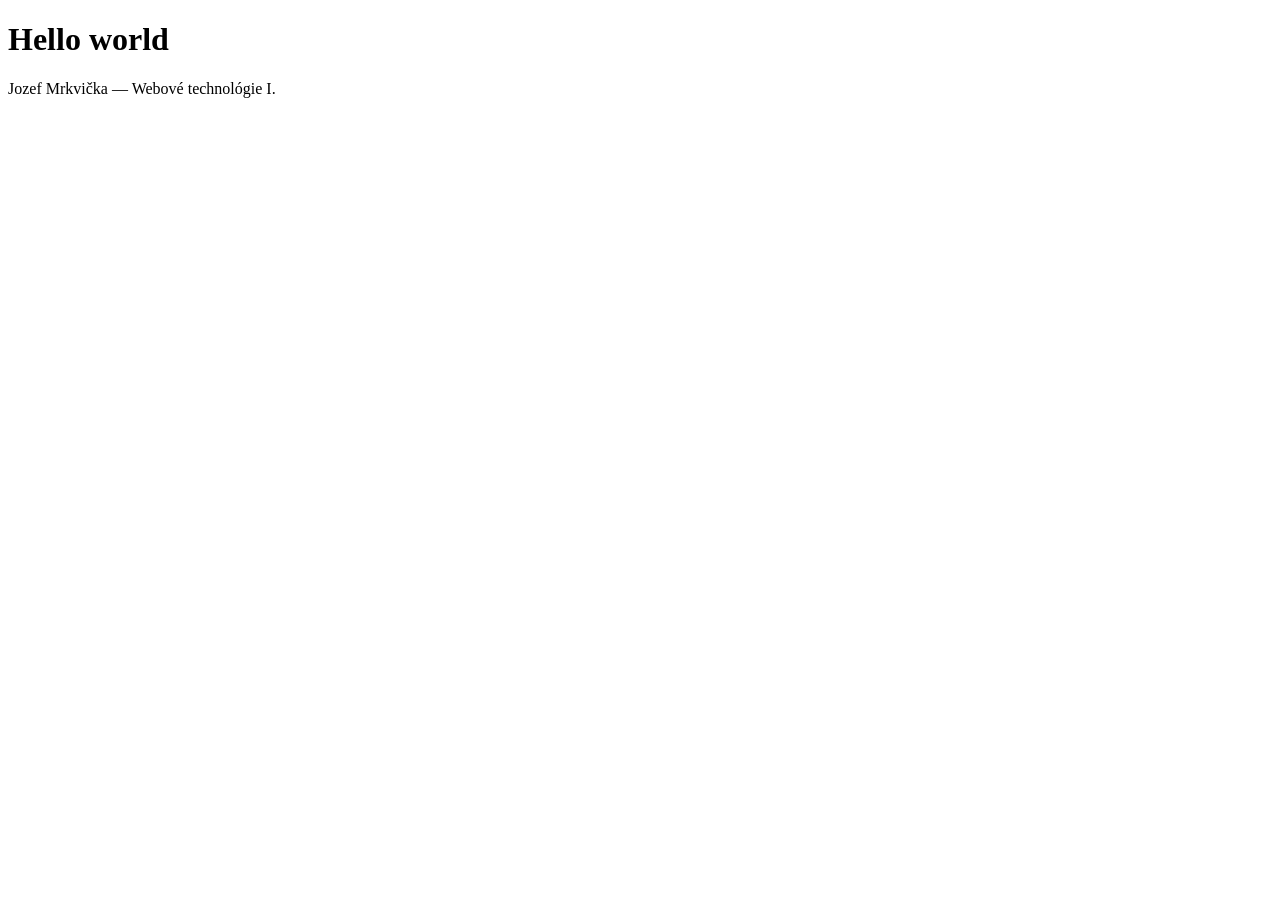
<file: index.html>
<!DOCTYPE html>
<html lang="sk">
  <head>
    <meta charset="UTF-8" />
    <meta name="viewport" content="width=device-width, initial-scale=1.0" />
    <title>Hello world</title>
  </head>
  <body>
    <h1>Hello world</h1>
    <p>Jozef Mrkvička — Webové technológie I.</p>
  </body>
</html>
</file>
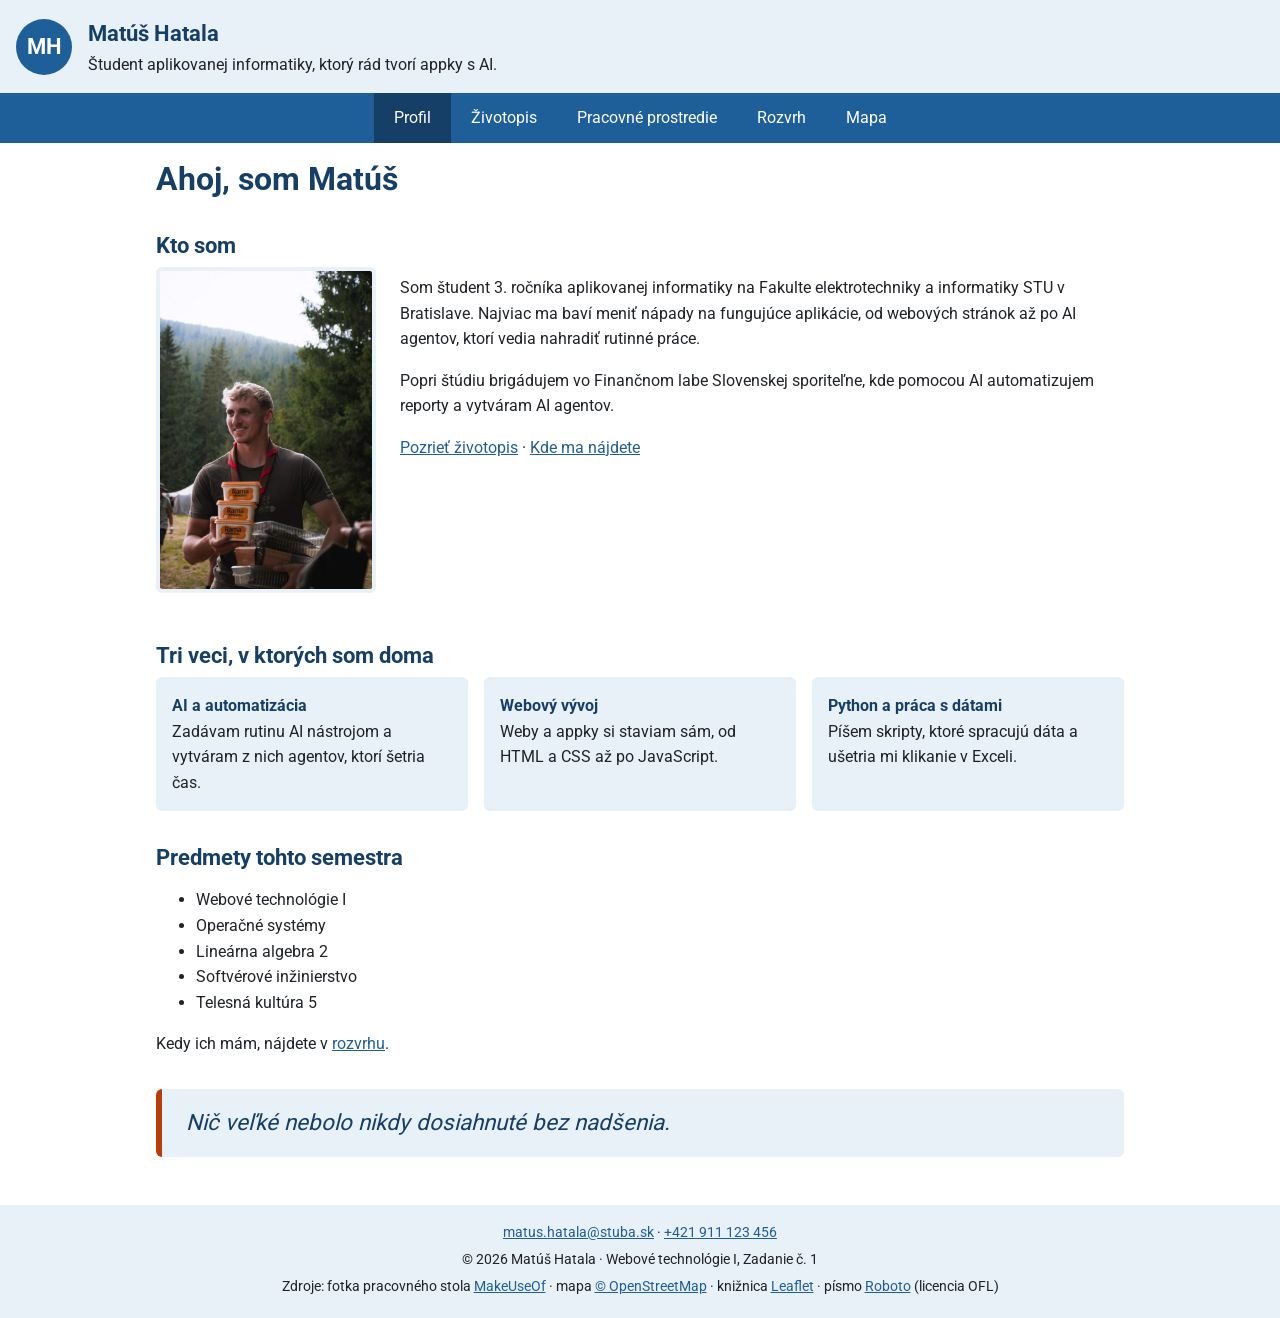
<file: Z1_hatala/index.html>
<!doctype html>
<html lang="sk">
<head>
  <meta charset="utf-8">
  <meta name="viewport" content="width=device-width, initial-scale=1">
  <meta name="color-scheme" content="light dark">
  <title>Profil | Matúš Hatala</title>
  <meta name="description" content="Matúš Hatala, študent aplikovanej informatiky na FEI STU. Staviam appky a automatizujem prácu pomocou AI.">
  <meta property="og:title" content="Profil | Matúš Hatala">
  <meta property="og:description" content="Matúš Hatala, študent aplikovanej informatiky na FEI STU. Staviam appky a automatizujem prácu pomocou AI.">
  <meta property="og:image" content="https://webte1.fei.stuba.sk/~xhatalam1/Z1_hatala/img/og-image.png">
  <meta property="og:type" content="website">
  <meta property="og:locale" content="sk_SK">
  <link rel="icon" href="favicon.ico" sizes="any">
  <link rel="stylesheet" href="css/styles.css">
  <link rel="stylesheet" href="css/print.css" media="print">
  <script src="js/script.js" defer></script>
</head>
<body>
  <a class="skip-link" href="#content">Preskočiť na obsah</a>

  <header class="site-header">
    <span class="monogram" aria-hidden="true">MH</span>
    <div>
      <p class="site-header__name">Matúš Hatala</p>
      <p class="site-header__slogan">Študent aplikovanej informatiky, ktorý rád tvorí appky s AI.</p>
    </div>
  </header>

  <nav class="site-nav" aria-label="Hlavná navigácia">
    <button class="site-nav__toggle" type="button" aria-expanded="false" aria-controls="site-menu">
      &#9776; Menu
    </button>
    <ul class="site-nav__list" id="site-menu">
        <li><a href="index.html" aria-current="page">Profil</a></li>
        <li><a href="pages/cv.html">Životopis</a></li>
        <li><a href="pages/workspace.html">Pracovné prostredie</a></li>
        <li><a href="pages/schedule.html">Rozvrh</a></li>
        <li><a href="pages/map.html">Mapa</a></li>
    </ul>
  </nav>

  <main id="content">
    <h1>Ahoj, som Matúš</h1>

    <section class="about">
      <h2>Kto som</h2>
      <figure class="photo">
        <img src="img/me.jpg" alt="Fotografia Matúša Hatalu" width="1333" height="2000" loading="lazy">
      </figure>
      <p>Som študent 3. ročníka aplikovanej informatiky na Fakulte elektrotechniky a informatiky STU v Bratislave. Najviac ma baví meniť nápady na fungujúce aplikácie, od webových stránok až po AI agentov, ktorí vedia nahradiť rutinné práce.</p>
      <p>Popri štúdiu brigádujem vo Finančnom labe Slovenskej sporiteľne, kde pomocou AI automatizujem reporty a vytváram AI agentov.</p>
      <p><a href="pages/cv.html">Pozrieť životopis</a> &middot; <a href="pages/map.html">Kde ma nájdete</a></p>
    </section>

    <section>
      <h2>Tri veci, v ktorých som doma</h2>
      <ul class="key-things">
        <li>
          <strong>AI a automatizácia</strong>
          Zadávam rutinu AI nástrojom a vytváram z nich agentov, ktorí šetria čas.
        </li>
        <li>
          <strong>Webový vývoj</strong>
          Weby a appky si staviam sám, od HTML a CSS až po JavaScript.
        </li>
        <li>
          <strong>Python a práca s dátami</strong>
          Píšem skripty, ktoré spracujú dáta a ušetria mi klikanie v Exceli.
        </li>
      </ul>
    </section>

    <section>
      <h2>Predmety tohto semestra</h2>
      <ul>
        <li>Webové technológie I</li>
        <li>Operačné systémy</li>
        <li>Lineárna algebra 2</li>
        <li>Softvérové inžinierstvo</li>
        <li>Telesná kultúra 5</li>
      </ul>
      <p>Kedy ich mám, nájdete v <a href="pages/schedule.html">rozvrhu</a>.</p>
    </section>

    <aside class="motto">
      <blockquote>
        <p>Nič veľké nebolo nikdy dosiahnuté bez nadšenia.</p>
      </blockquote>
    </aside>
  </main>

  <footer class="site-footer">
    <address>
      <a href="mailto:matus.hatala@stuba.sk">matus.hatala@stuba.sk</a> &middot;
      <a href="tel:+421911123456">+421 911 123 456</a>
    </address>
    <p>&copy; 2026 Matúš Hatala &middot; Webové technológie I, Zadanie č. 1</p>
    <p>
      Zdroje: fotka pracovného stola <a href="https://www.makeuseof.com/workspace-setup-sites-work-from-home-or-office-desk/">MakeUseOf</a> &middot;
      mapa <a href="https://www.openstreetmap.org/copyright">&copy; OpenStreetMap</a> &middot;
      knižnica <a href="https://leafletjs.com/">Leaflet</a> &middot;
      písmo <a href="https://fonts.google.com/specimen/Roboto">Roboto</a> (licencia OFL)
    </p>
  </footer>
</body>
</html>
</file>
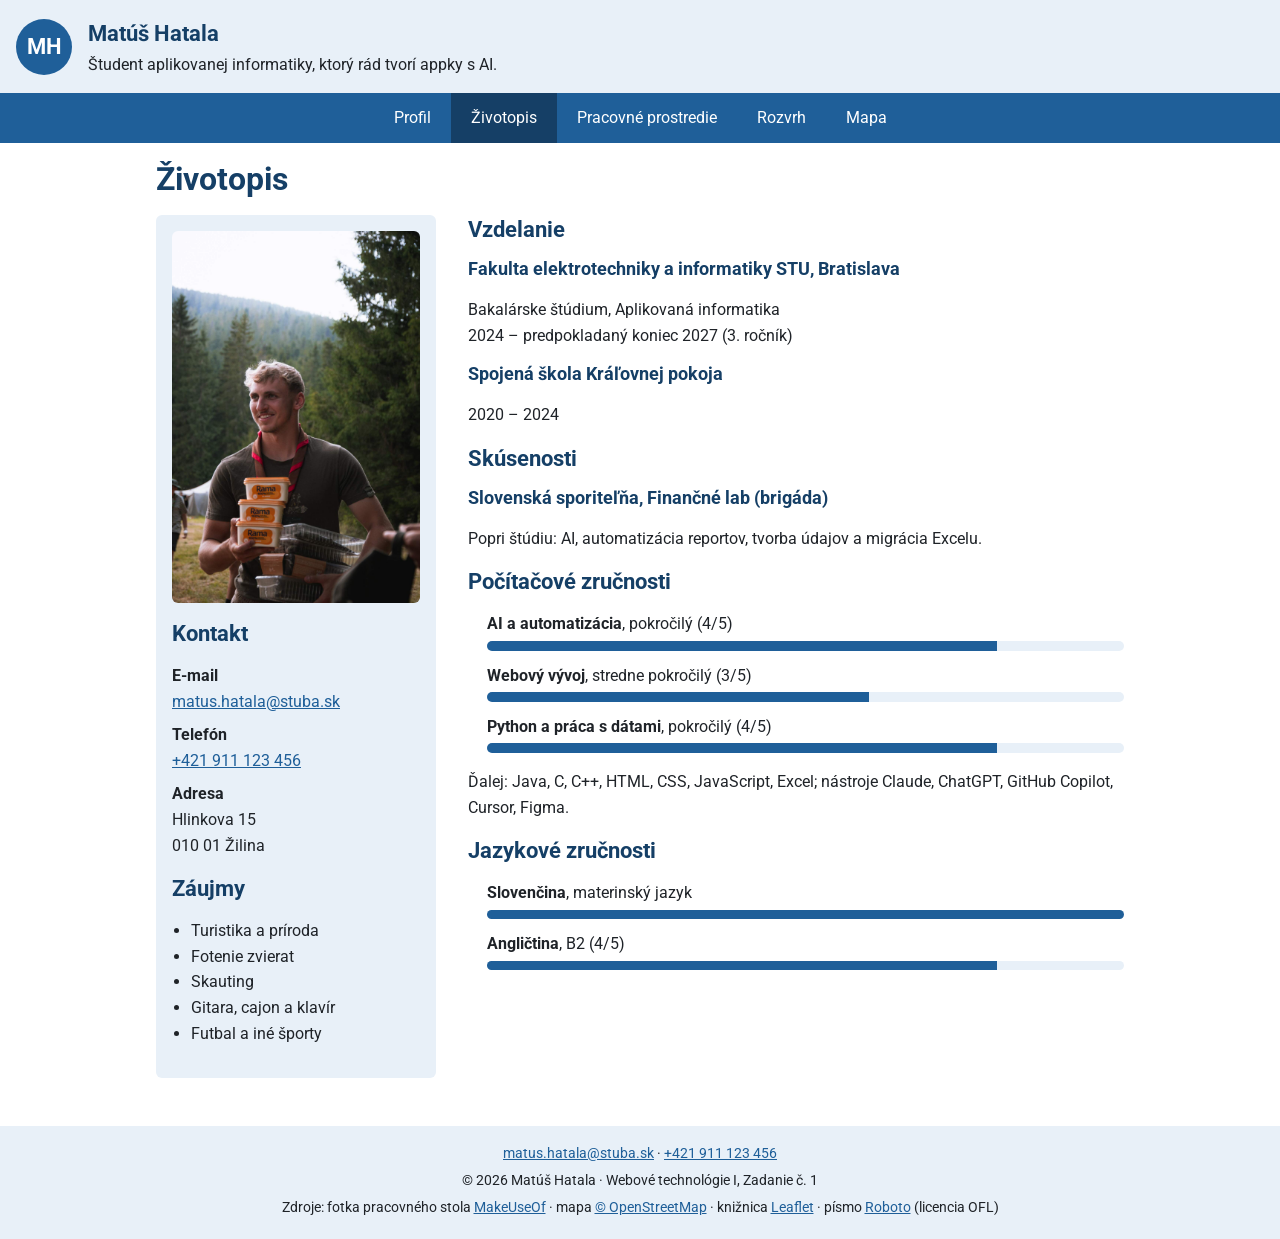
<file: Z1_hatala/pages/cv.html>
<!doctype html>
<html lang="sk">
<head>
  <meta charset="utf-8">
  <meta name="viewport" content="width=device-width, initial-scale=1">
  <meta name="color-scheme" content="light dark">
  <title>Životopis | Matúš Hatala</title>
  <meta name="description" content="Životopis Matúša Hatalu: vzdelanie na FEI STU, skúsenosti zo Slovenskej sporiteľne, počítačové a jazykové zručnosti.">
  <meta property="og:title" content="Životopis | Matúš Hatala">
  <meta property="og:description" content="Životopis Matúša Hatalu: vzdelanie na FEI STU, skúsenosti zo Slovenskej sporiteľne, počítačové a jazykové zručnosti.">
  <meta property="og:image" content="https://webte1.fei.stuba.sk/~xhatalam1/Z1_hatala/img/og-image.png">
  <meta property="og:type" content="website">
  <meta property="og:locale" content="sk_SK">
  <link rel="icon" href="../favicon.ico" sizes="any">
  <link rel="stylesheet" href="../css/styles.css">
  <link rel="stylesheet" href="../css/print.css" media="print">
  <script src="../js/script.js" defer></script>
</head>
<body>
  <a class="skip-link" href="#content">Preskočiť na obsah</a>

  <header class="site-header">
    <span class="monogram" aria-hidden="true">MH</span>
    <div>
      <p class="site-header__name">Matúš Hatala</p>
      <p class="site-header__slogan">Študent aplikovanej informatiky, ktorý rád tvorí appky s AI.</p>
    </div>
  </header>

  <nav class="site-nav" aria-label="Hlavná navigácia">
    <button class="site-nav__toggle" type="button" aria-expanded="false" aria-controls="site-menu">
      &#9776; Menu
    </button>
    <ul class="site-nav__list" id="site-menu">
        <li><a href="../index.html">Profil</a></li>
        <li><a href="cv.html" aria-current="page">Životopis</a></li>
        <li><a href="workspace.html">Pracovné prostredie</a></li>
        <li><a href="schedule.html">Rozvrh</a></li>
        <li><a href="map.html">Mapa</a></li>
    </ul>
  </nav>

  <main id="content">
    <h1>Životopis</h1>

    <div class="cv">
      <aside class="cv__side">
        <figure class="cv__photo">
          <img src="../img/me.jpg" alt="Fotografia Matúša Hatalu" width="1333" height="2000" loading="lazy">
        </figure>

        <section>
          <h2>Kontakt</h2>
          <address>
            <dl class="contact">
              <dt>E-mail</dt>
              <dd><a href="mailto:matus.hatala@stuba.sk">matus.hatala@stuba.sk</a></dd>
              <dt>Telefón</dt>
              <dd><a href="tel:+421911123456">+421 911 123 456</a></dd>
              <dt>Adresa</dt>
              <dd>Hlinkova 15<br>010 01 Žilina</dd>
            </dl>
          </address>
        </section>

        <section>
          <h2>Záujmy</h2>
          <ul>
            <li>Turistika a príroda</li>
            <li>Fotenie zvierat</li>
            <li>Skauting</li>
            <li>Gitara, cajon a klavír</li>
            <li>Futbal a iné športy</li>
          </ul>
        </section>
      </aside>

      <div class="cv__main">
        <section>
          <h2>Vzdelanie</h2>
          <h3>Fakulta elektrotechniky a informatiky STU, Bratislava</h3>
          <p>Bakalárske štúdium, Aplikovaná informatika<br>2024 &ndash; predpokladaný koniec 2027 (3. ročník)</p>
          <h3>Spojená škola Kráľovnej pokoja</h3>
          <p>2020 &ndash; 2024</p>
        </section>

        <section>
          <h2>Skúsenosti</h2>
          <h3>Slovenská sporiteľňa, Finančné lab (brigáda)</h3>
          <p>Popri štúdiu: AI, automatizácia reportov, tvorba údajov a migrácia Excelu.</p>
        </section>

        <section>
          <h2>Počítačové zručnosti</h2>
          <ul>
            <li class="skill" data-level="4">
              <span class="skill__name">AI a automatizácia</span>, pokročilý (4/5)
              <span class="skill__bar"></span>
            </li>
            <li class="skill" data-level="3">
              <span class="skill__name">Webový vývoj</span>, stredne pokročilý (3/5)
              <span class="skill__bar"></span>
            </li>
            <li class="skill" data-level="4">
              <span class="skill__name">Python a práca s dátami</span>, pokročilý (4/5)
              <span class="skill__bar"></span>
            </li>
          </ul>
          <p>Ďalej: Java, C, C++, HTML, CSS, JavaScript, Excel; nástroje Claude, ChatGPT, GitHub Copilot, Cursor, Figma.</p>
        </section>

        <section>
          <h2>Jazykové zručnosti</h2>
          <ul>
            <li class="skill" data-level="5">
              <span class="skill__name">Slovenčina</span>, materinský jazyk
              <span class="skill__bar"></span>
            </li>
            <li class="skill" data-level="4">
              <span class="skill__name">Angličtina</span>, B2 (4/5)
              <span class="skill__bar"></span>
            </li>
          </ul>
        </section>
      </div>
    </div>
  </main>

  <footer class="site-footer">
    <address>
      <a href="mailto:matus.hatala@stuba.sk">matus.hatala@stuba.sk</a> &middot;
      <a href="tel:+421911123456">+421 911 123 456</a>
    </address>
    <p>&copy; 2026 Matúš Hatala &middot; Webové technológie I, Zadanie č. 1</p>
    <p>
      Zdroje: fotka pracovného stola <a href="https://www.makeuseof.com/workspace-setup-sites-work-from-home-or-office-desk/">MakeUseOf</a> &middot;
      mapa <a href="https://www.openstreetmap.org/copyright">&copy; OpenStreetMap</a> &middot;
      knižnica <a href="https://leafletjs.com/">Leaflet</a> &middot;
      písmo <a href="https://fonts.google.com/specimen/Roboto">Roboto</a> (licencia OFL)
    </p>
  </footer>
</body>
</html>
</file>
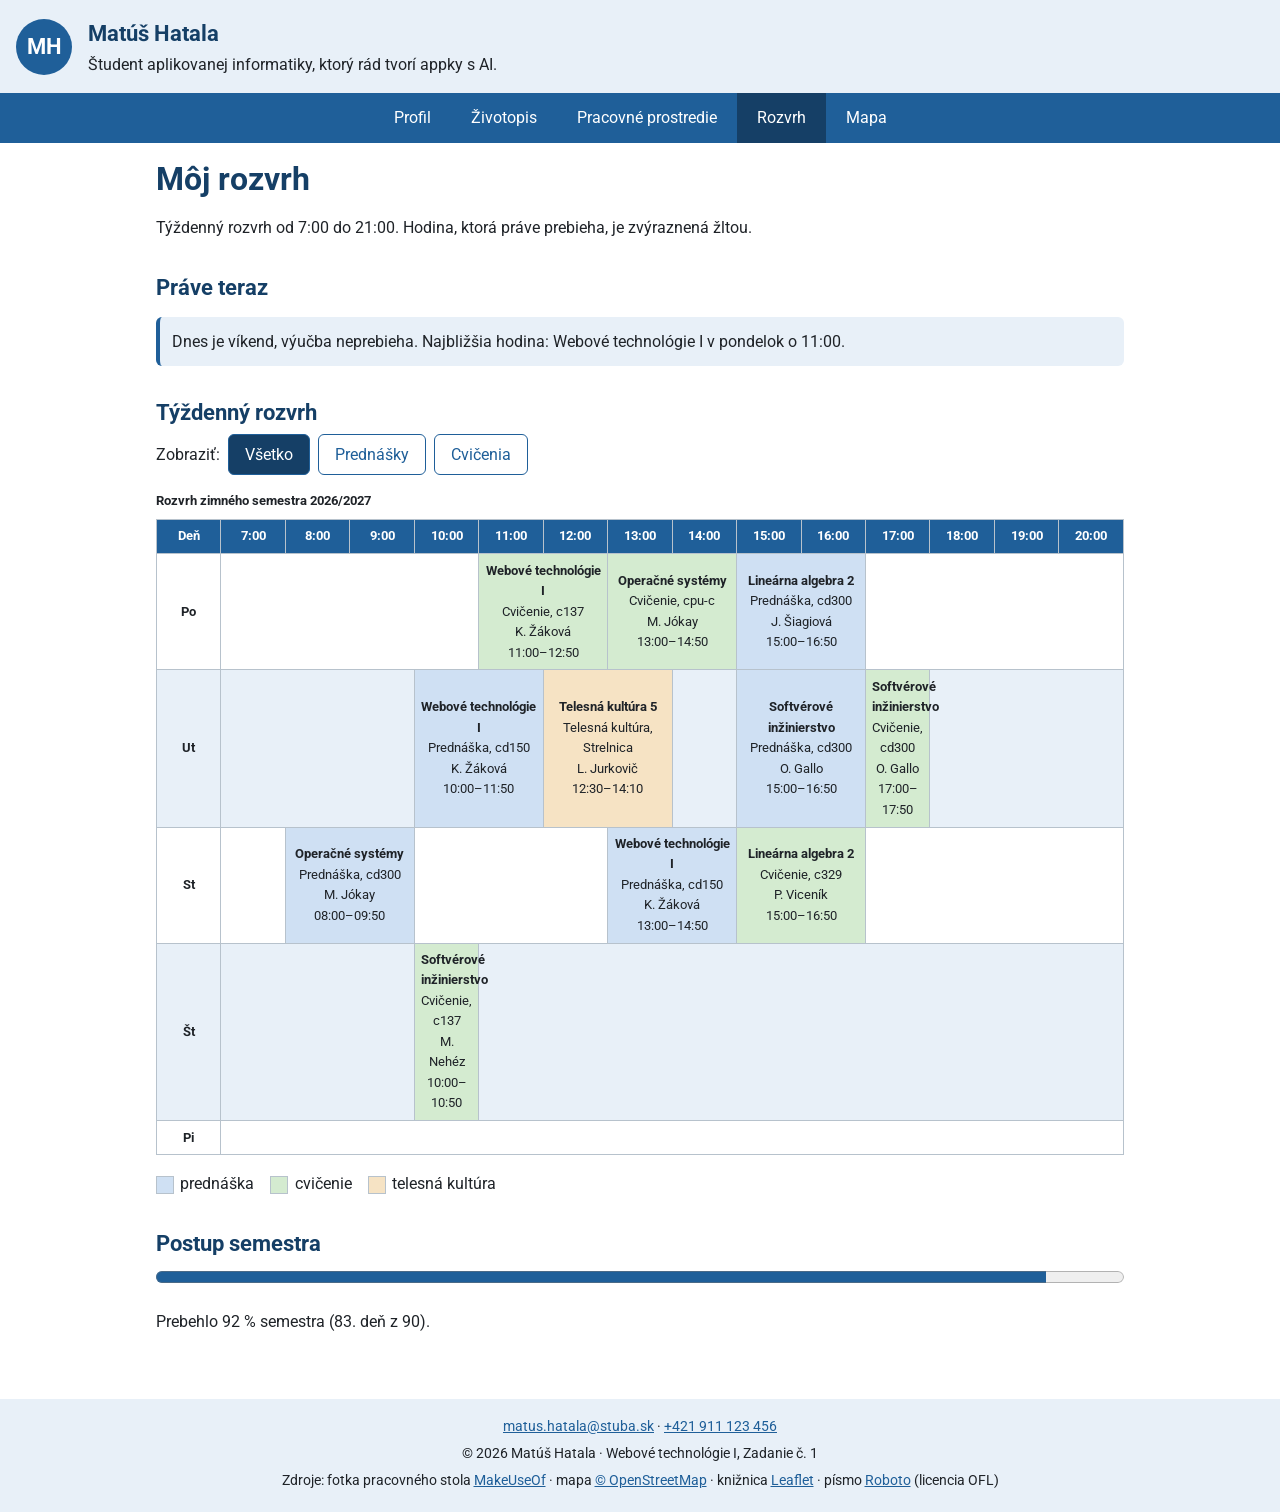
<file: Z1_hatala/pages/schedule.html>
<!doctype html>
<html lang="sk">
<head>
  <meta charset="utf-8">
  <meta name="viewport" content="width=device-width, initial-scale=1">
  <meta name="color-scheme" content="light dark">
  <title>Rozvrh | Matúš Hatala</title>
  <meta name="description" content="Týždenný rozvrh Matúša Hatalu s aktuálnou hodinou, filtrom prednášok a cvičení a postupom semestra.">
  <meta property="og:title" content="Rozvrh | Matúš Hatala">
  <meta property="og:description" content="Týždenný rozvrh Matúša Hatalu s aktuálnou hodinou, filtrom prednášok a cvičení a postupom semestra.">
  <meta property="og:image" content="https://webte1.fei.stuba.sk/~xhatalam1/Z1_hatala/img/og-image.png">
  <meta property="og:type" content="website">
  <meta property="og:locale" content="sk_SK">
  <link rel="icon" href="../favicon.ico" sizes="any">
  <link rel="stylesheet" href="../css/styles.css">
  <link rel="stylesheet" href="../css/print.css" media="print">
  <script src="../js/script.js" defer></script>
</head>
<body>
  <a class="skip-link" href="#content">Preskočiť na obsah</a>

  <header class="site-header">
    <span class="monogram" aria-hidden="true">MH</span>
    <div>
      <p class="site-header__name">Matúš Hatala</p>
      <p class="site-header__slogan">Študent aplikovanej informatiky, ktorý rád tvorí appky s AI.</p>
    </div>
  </header>

  <nav class="site-nav" aria-label="Hlavná navigácia">
    <button class="site-nav__toggle" type="button" aria-expanded="false" aria-controls="site-menu">
      &#9776; Menu
    </button>
    <ul class="site-nav__list" id="site-menu">
        <li><a href="../index.html">Profil</a></li>
        <li><a href="cv.html">Životopis</a></li>
        <li><a href="workspace.html">Pracovné prostredie</a></li>
        <li><a href="schedule.html" aria-current="page">Rozvrh</a></li>
        <li><a href="map.html">Mapa</a></li>
    </ul>
  </nav>

  <main id="content">
    <h1>Môj rozvrh</h1>
    <p>Týždenný rozvrh od 7:00 do 21:00. Hodina, ktorá práve prebieha, je zvýraznená žltou.</p>

    <h2>Práve teraz</h2>
    <p class="message" id="schedule-status">Zapnite JavaScript, zobrazí sa, čo práve prebieha.</p>

    <h2>Týždenný rozvrh</h2>
    <div class="filter" hidden>
      Zobraziť:
      <button type="button" class="btn" data-filter="all" aria-pressed="true">Všetko</button>
      <button type="button" class="btn" data-filter="lecture" aria-pressed="false">Prednášky</button>
      <button type="button" class="btn" data-filter="exercise" aria-pressed="false">Cvičenia</button>
    </div>
    <p class="message" id="schedule-empty" role="status" hidden>Pre tento filter nie sú v rozvrhu žiadne hodiny.</p>

    <div class="table-scroll" tabindex="0" role="region" aria-label="Rozvrh, posúvajte vodorovne">
      <table class="schedule">
        <caption>Rozvrh zimného semestra 2026/2027</caption>
        <thead>
          <tr>
            <th scope="col">Deň</th><th scope="col">7:00</th><th scope="col">8:00</th><th scope="col">9:00</th><th scope="col">10:00</th><th scope="col">11:00</th><th scope="col">12:00</th><th scope="col">13:00</th><th scope="col">14:00</th><th scope="col">15:00</th><th scope="col">16:00</th><th scope="col">17:00</th><th scope="col">18:00</th><th scope="col">19:00</th><th scope="col">20:00</th>
          </tr>
        </thead>
        <tbody>
          <tr data-day="1">
            <th scope="row">Po</th>
            <td data-type="free" colspan="4"></td>
            <td data-type="exercise" data-start="11:00" data-end="12:50" colspan="2"><span class="lesson__name">Webové technológie I</span>Cvičenie, c137<br>K. Žáková<br>11:00&ndash;12:50</td>
            <td data-type="exercise" data-start="13:00" data-end="14:50" colspan="2"><span class="lesson__name">Operačné systémy</span>Cvičenie, cpu-c<br>M. Jókay<br>13:00&ndash;14:50</td>
            <td data-type="lecture" data-start="15:00" data-end="16:50" colspan="2"><span class="lesson__name">Lineárna algebra 2</span>Prednáška, cd300<br>J. Šiagiová<br>15:00&ndash;16:50</td>
            <td data-type="free" colspan="4"></td>
          </tr>
          <tr data-day="2">
            <th scope="row">Ut</th>
            <td data-type="free" colspan="3"></td>
            <td data-type="lecture" data-start="10:00" data-end="11:50" colspan="2"><span class="lesson__name">Webové technológie I</span>Prednáška, cd150<br>K. Žáková<br>10:00&ndash;11:50</td>
            <td data-type="pe" data-start="12:30" data-end="14:10" colspan="2"><span class="lesson__name">Telesná kultúra 5</span>Telesná kultúra, Strelnica<br>L. Jurkovič<br>12:30&ndash;14:10</td>
            <td data-type="free"></td>
            <td data-type="lecture" data-start="15:00" data-end="16:50" colspan="2"><span class="lesson__name">Softvérové inžinierstvo</span>Prednáška, cd300<br>O. Gallo<br>15:00&ndash;16:50</td>
            <td data-type="exercise" data-start="17:00" data-end="17:50"><span class="lesson__name">Softvérové inžinierstvo</span>Cvičenie, cd300<br>O. Gallo<br>17:00&ndash;17:50</td>
            <td data-type="free" colspan="3"></td>
          </tr>
          <tr data-day="3">
            <th scope="row">St</th>
            <td data-type="free"></td>
            <td data-type="lecture" data-start="08:00" data-end="09:50" colspan="2"><span class="lesson__name">Operačné systémy</span>Prednáška, cd300<br>M. Jókay<br>08:00&ndash;09:50</td>
            <td data-type="free" colspan="3"></td>
            <td data-type="lecture" data-start="13:00" data-end="14:50" colspan="2"><span class="lesson__name">Webové technológie I</span>Prednáška, cd150<br>K. Žáková<br>13:00&ndash;14:50</td>
            <td data-type="exercise" data-start="15:00" data-end="16:50" colspan="2"><span class="lesson__name">Lineárna algebra 2</span>Cvičenie, c329<br>P. Viceník<br>15:00&ndash;16:50</td>
            <td data-type="free" colspan="4"></td>
          </tr>
          <tr data-day="4">
            <th scope="row">Št</th>
            <td data-type="free" colspan="3"></td>
            <td data-type="exercise" data-start="10:00" data-end="10:50"><span class="lesson__name">Softvérové inžinierstvo</span>Cvičenie, c137<br>M. Nehéz<br>10:00&ndash;10:50</td>
            <td data-type="free" colspan="10"></td>
          </tr>
          <tr data-day="5">
            <th scope="row">Pi</th>
            <td data-type="free" colspan="14"></td>
          </tr>
        </tbody>
      </table>
    </div>

    <ul class="legend">
      <li class="lecture">prednáška</li>
      <li class="exercise">cvičenie</li>
      <li class="pe">telesná kultúra</li>
    </ul>

    <h2>Postup semestra</h2>
    <progress id="semester-progress" max="100" value="0">0 %</progress>
    <p id="semester-label">Zapnite JavaScript, zobrazí sa postup semestra.</p>
  </main>

  <footer class="site-footer">
    <address>
      <a href="mailto:matus.hatala@stuba.sk">matus.hatala@stuba.sk</a> &middot;
      <a href="tel:+421911123456">+421 911 123 456</a>
    </address>
    <p>&copy; 2026 Matúš Hatala &middot; Webové technológie I, Zadanie č. 1</p>
    <p>
      Zdroje: fotka pracovného stola <a href="https://www.makeuseof.com/workspace-setup-sites-work-from-home-or-office-desk/">MakeUseOf</a> &middot;
      mapa <a href="https://www.openstreetmap.org/copyright">&copy; OpenStreetMap</a> &middot;
      knižnica <a href="https://leafletjs.com/">Leaflet</a> &middot;
      písmo <a href="https://fonts.google.com/specimen/Roboto">Roboto</a> (licencia OFL)
    </p>
  </footer>
</body>
</html>
</file>
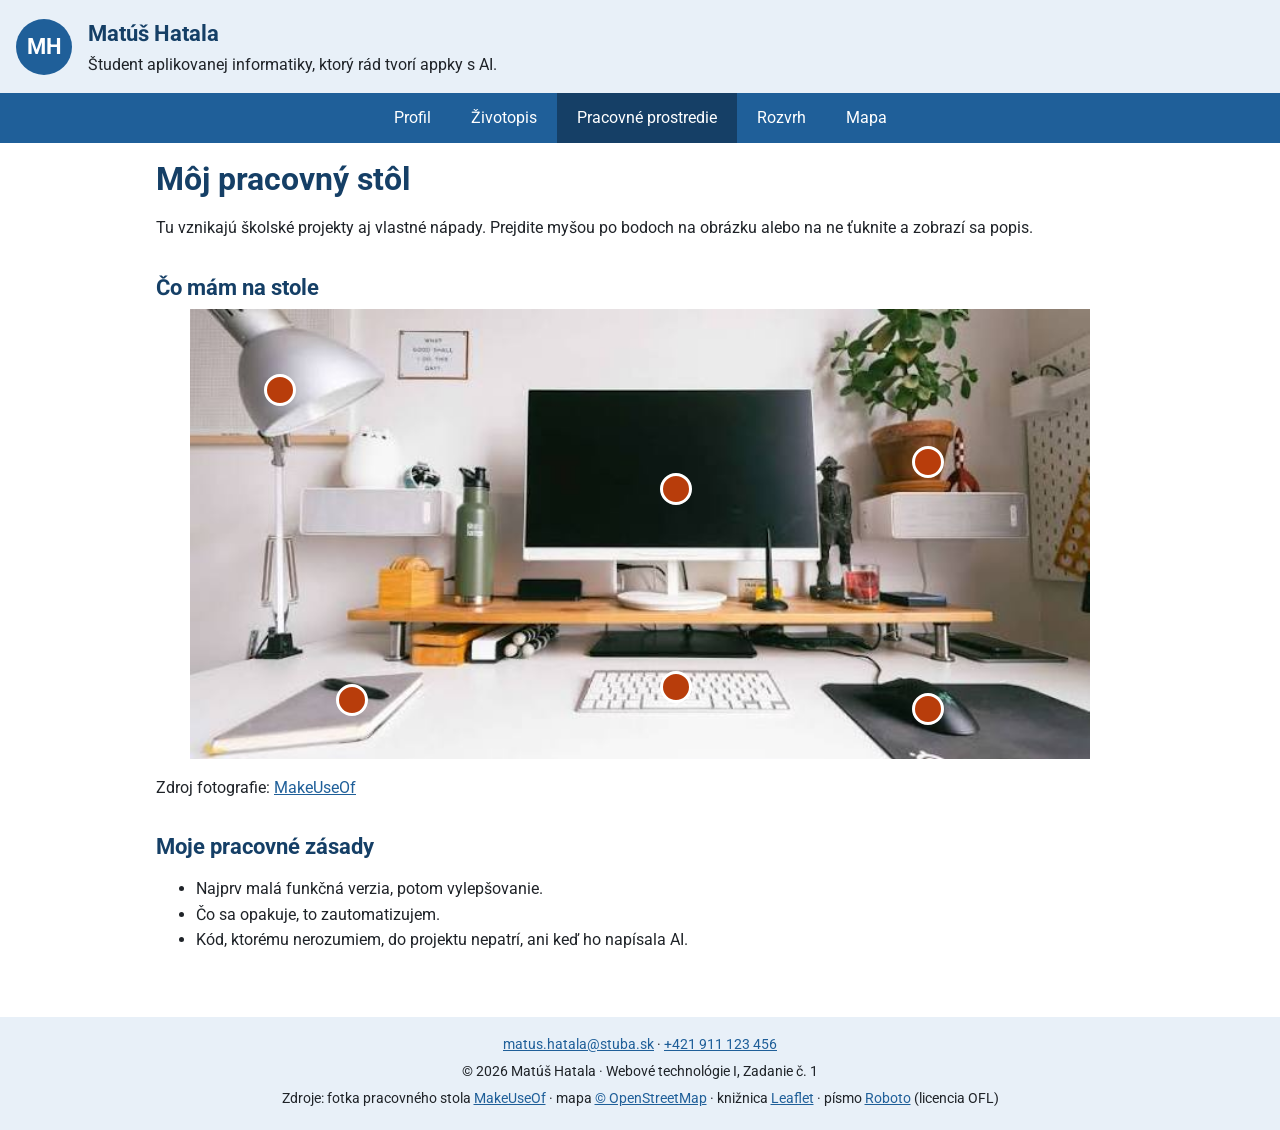
<file: Z1_hatala/pages/workspace.html>
<!doctype html>
<html lang="sk">
<head>
  <meta charset="utf-8">
  <meta name="viewport" content="width=device-width, initial-scale=1">
  <meta name="color-scheme" content="light dark">
  <title>Pracovné prostredie | Matúš Hatala</title>
  <meta name="description" content="Interaktívny obrázok môjho pracovného stola: lampa, monitor, klávesnica, myška, zápisník a rastlina.">
  <meta property="og:title" content="Pracovné prostredie | Matúš Hatala">
  <meta property="og:description" content="Interaktívny obrázok môjho pracovného stola: lampa, monitor, klávesnica, myška, zápisník a rastlina.">
  <meta property="og:image" content="https://webte1.fei.stuba.sk/~xhatalam1/Z1_hatala/img/og-image.png">
  <meta property="og:type" content="website">
  <meta property="og:locale" content="sk_SK">
  <link rel="icon" href="../favicon.ico" sizes="any">
  <link rel="stylesheet" href="../css/styles.css">
  <link rel="stylesheet" href="../css/print.css" media="print">
  <script src="../js/script.js" defer></script>
</head>
<body>
  <a class="skip-link" href="#content">Preskočiť na obsah</a>

  <header class="site-header">
    <span class="monogram" aria-hidden="true">MH</span>
    <div>
      <p class="site-header__name">Matúš Hatala</p>
      <p class="site-header__slogan">Študent aplikovanej informatiky, ktorý rád tvorí appky s AI.</p>
    </div>
  </header>

  <nav class="site-nav" aria-label="Hlavná navigácia">
    <button class="site-nav__toggle" type="button" aria-expanded="false" aria-controls="site-menu">
      &#9776; Menu
    </button>
    <ul class="site-nav__list" id="site-menu">
        <li><a href="../index.html">Profil</a></li>
        <li><a href="cv.html">Životopis</a></li>
        <li><a href="workspace.html" aria-current="page">Pracovné prostredie</a></li>
        <li><a href="schedule.html">Rozvrh</a></li>
        <li><a href="map.html">Mapa</a></li>
    </ul>
  </nav>

  <main id="content">
    <h1>Môj pracovný stôl</h1>
    <p>Tu vznikajú školské projekty aj vlastné nápady. Prejdite myšou po bodoch na obrázku alebo na ne ťuknite a zobrazí sa popis.</p>

    <h2>Čo mám na stole</h2>
    <figure class="hotspot-image">
      <img src="../img/workspace.jpg" alt="Pracovný stôl s monitorom, zápisníkom, myškou, klávesnicou a rastlinou" width="738" height="369">
      <p class="hotspot-hint">Ťuknite na oranžový bod na obrázku a tu sa zobrazí jeho popis.</p>
    </figure>
    <noscript>
      <ul>
        <li>Lampa: využívam ju večer namiesto hlavného svetla.</li>
        <li>Zápisník: zapisujem si tu rôzne nápady.</li>
        <li>Hlavný monitor: na ňom vznikajú moji AI agenti a automatizácie, ale aj úpravy fotiek a nové aplikácie.</li>
        <li>Myška: potrpím si na kvalitnú myšku s dobrou odozvou a tým správnym klikom.</li>
        <li>Rastlina: trochu zanedbávam polievanie, ale vytvára na stole dobrý dojem.</li>
        <li>Klávesnica: najlepšia je bezdrôtová, lebo nemám rád, keď sú všade káble.</li>
      </ul>
    </noscript>
    <p>Zdroj fotografie: <a href="https://www.makeuseof.com/workspace-setup-sites-work-from-home-or-office-desk/">MakeUseOf</a></p>

    <h2>Moje pracovné zásady</h2>
    <ul>
      <li>Najprv malá funkčná verzia, potom vylepšovanie.</li>
      <li>Čo sa opakuje, to zautomatizujem.</li>
      <li>Kód, ktorému nerozumiem, do projektu nepatrí, ani keď ho napísala AI.</li>
    </ul>
  </main>

  <footer class="site-footer">
    <address>
      <a href="mailto:matus.hatala@stuba.sk">matus.hatala@stuba.sk</a> &middot;
      <a href="tel:+421911123456">+421 911 123 456</a>
    </address>
    <p>&copy; 2026 Matúš Hatala &middot; Webové technológie I, Zadanie č. 1</p>
    <p>
      Zdroje: fotka pracovného stola <a href="https://www.makeuseof.com/workspace-setup-sites-work-from-home-or-office-desk/">MakeUseOf</a> &middot;
      mapa <a href="https://www.openstreetmap.org/copyright">&copy; OpenStreetMap</a> &middot;
      knižnica <a href="https://leafletjs.com/">Leaflet</a> &middot;
      písmo <a href="https://fonts.google.com/specimen/Roboto">Roboto</a> (licencia OFL)
    </p>
  </footer>
</body>
</html>
</file>
<file: Z1_hatala/css/styles.css>
/* ---------- Fonts (local woff2) ---------- */
@font-face {
  font-family: "Roboto";
  src: url("../fonts/roboto-400.woff2") format("woff2");
  font-weight: 400;
  font-style: normal;
  font-display: swap;
}

@font-face {
  font-family: "Roboto";
  src: url("../fonts/roboto-700.woff2") format("woff2");
  font-weight: 700;
  font-style: normal;
  font-display: swap;
}

/* ---------- Design tokens: all colours live here ---------- */
:root {
  --color-brand: #1f5f99;
  --color-brand-dark: #153f66;
  --color-light: #e8f0f8;
  --color-accent: #b83d0b;
  --color-text: #1f2328;
  --color-bg: #ffffff;
  --color-border: #b7c2cc;
  --color-lecture: #cfe0f3;
  --color-exercise: #d4ebd0;
  --color-pe: #f6e3c4;
  --color-current: #ffe066;
  --color-on-current: #1f2328;
  --color-focus: #153f66;
  --radius: 6px;
  --space: 1rem;
  --dot-size: 2rem;
  --panel-width: 16rem;
  --panel-area: 8rem;
  --transition: 0.2s;
}

/* dark mode: only the tokens change, the rules below stay the same */
@media (prefers-color-scheme: dark) {
  :root {
    --color-brand: #7fb3e6;
    --color-brand-dark: #b5d4f2;
    --color-light: #1c2633;
    --color-accent: #ff9a6b;
    --color-text: #e6edf3;
    --color-bg: #11161d;
    --color-border: #3d4a5a;
    --color-lecture: #1e3a5a;
    --color-exercise: #23432a;
    --color-pe: #4a3a1c;
    --color-focus: #ffd166;
  }
}

/* ---------- Base ---------- */
* {
  box-sizing: border-box;
}

body {
  margin: 0;
  font-family: "Roboto", Arial, sans-serif;
  line-height: 1.6;
  color: var(--color-text);
  background: var(--color-bg);
}

h1,
h2,
h3 {
  line-height: 1.25;
  color: var(--color-brand-dark);
}

h1 {
  font-size: 2rem;
  margin: 0 0 var(--space);
}

h2 {
  font-size: 1.4rem;
  margin: 2rem 0 0.5rem;
}

h3 {
  font-size: 1.1rem;
  margin: 1rem 0 0.25rem;
}

a {
  color: var(--color-brand);
}

a:hover {
  color: var(--color-accent);
}

img {
  max-width: 100%;
  height: auto;
}

button,
select {
  font: inherit;
}

[hidden] {
  display: none !important;
}

/* one visible focus style for links, buttons, selects and the scrollable table */
a:focus-visible,
button:focus-visible,
select:focus-visible,
[tabindex]:focus-visible {
  outline: 3px solid var(--color-focus);
  outline-offset: 2px;
}

/* ---------- Skip link ---------- */
.skip-link {
  position: absolute;
  top: 0;
  left: var(--space);
  z-index: 100;
  padding: 0.5rem var(--space);
  background: var(--color-brand-dark);
  color: var(--color-bg);
  border-radius: 0 0 var(--radius) var(--radius);
  transform: translateY(-150%);
}

.skip-link:focus {
  transform: none;
  color: var(--color-bg);
}

/* ---------- Buttons: same look everywhere ---------- */
.btn {
  padding: 0.4rem 1rem;
  border: 1px solid var(--color-brand);
  border-radius: var(--radius);
  background: var(--color-bg);
  color: var(--color-brand);
  cursor: pointer;
  transition: background var(--transition), color var(--transition);
}

.btn:hover {
  background: var(--color-brand);
  color: var(--color-bg);
}

/* active state looks the same as the active menu item */
.site-nav__list a:hover,
.site-nav__list a[aria-current="page"],
.btn[aria-pressed="true"] {
  background: var(--color-brand-dark);
  color: var(--color-bg);
}

/* ---------- Header, navigation, footer ---------- */
.site-header {
  display: flex;
  align-items: center;
  gap: var(--space);
  padding: var(--space);
  background: var(--color-light);
}

.monogram {
  display: flex;
  align-items: center;
  justify-content: center;
  flex-shrink: 0;
  width: 3.5rem;
  height: 3.5rem;
  border-radius: 50%;
  background: var(--color-brand);
  color: var(--color-bg);
  font-size: 1.4rem;
  font-weight: 700;
}

.site-header__name {
  margin: 0;
  font-size: 1.4rem;
  font-weight: 700;
  color: var(--color-brand-dark);
}

.site-header__slogan {
  margin: 0;
}

.site-nav {
  background: var(--color-brand);
}

.site-nav__toggle {
  display: none;
}

.site-nav__list {
  display: flex;
  flex-wrap: wrap;
  justify-content: center;
  margin: 0;
  padding: 0;
  list-style: none;
}

.site-nav__list a {
  display: block;
  padding: 0.75rem 1.25rem;
  color: var(--color-bg);
  text-decoration: none;
  transition: background var(--transition);
}

/* on the brand background the focus ring is drawn inside the item */
.site-nav a:focus-visible,
.site-nav__toggle:focus-visible {
  outline-color: var(--color-bg);
  outline-offset: -4px;
}

main {
  max-width: 1000px;
  margin: 0 auto;
  padding: var(--space);
}

.site-footer {
  margin-top: 2rem;
  padding: var(--space);
  background: var(--color-light);
  font-size: 0.9rem;
  text-align: center;
}

.site-footer p {
  margin: 0.25rem 0;
}

address {
  font-style: normal;
}

.message {
  padding: 0.75rem;
  background: var(--color-light);
  border-left: 4px solid var(--color-brand);
  border-radius: var(--radius);
}

/* ---------- index.html ---------- */
.photo {
  float: left;
  width: 220px;
  margin: 0 1.5rem 1rem 0;
}

.photo img {
  display: block;
  border: 4px solid var(--color-light);
  border-radius: var(--radius);
}

.about::after {
  content: "";
  display: block;
  clear: both;
}

.key-things {
  display: flex;
  flex-wrap: wrap;
  gap: var(--space);
  margin: 0;
  padding: 0;
  list-style: none;
}

.key-things li {
  flex: 1 1 220px;
  padding: var(--space);
  background: var(--color-light);
  border-radius: var(--radius);
}

.key-things strong {
  display: block;
  color: var(--color-brand-dark);
}

.motto blockquote {
  margin: 2rem 0 0;
  padding: var(--space) calc(var(--space) * 1.5);
  border-left: 6px solid var(--color-accent);
  border-radius: var(--radius);
  background: var(--color-light);
  font-size: 1.4rem;
  font-style: italic;
  color: var(--color-brand-dark);
}

.motto p {
  margin: 0;
}

/* ---------- cv.html ---------- */
.cv {
  display: flex;
  gap: 2rem;
}

.cv__side {
  flex: 0 0 280px;
  padding: var(--space);
  background: var(--color-light);
  border-radius: var(--radius);
}

.cv__main {
  flex: 1;
}

.cv__side h2:first-child,
.cv__main h2:first-child {
  margin-top: 0;
}

.cv__photo {
  margin: 0 0 var(--space);
}

.cv__photo img {
  display: block;
  border-radius: var(--radius);
}

.contact dt {
  font-weight: 700;
}

.contact dd {
  margin: 0 0 0.5rem;
}

.cv ul {
  padding-left: 1.2rem;
}

.skill {
  list-style: none;
  margin-bottom: 0.75rem;
}

.skill__name {
  font-weight: 700;
}

.skill__bar {
  display: block;
  height: 0.6rem;
  margin-top: 0.25rem;
  background: var(--color-light);
  border-radius: var(--radius);
  overflow: hidden;
}

.skill__bar::after {
  content: "";
  display: block;
  height: 100%;
  background: var(--color-brand);
}

.skill[data-level="3"] .skill__bar::after {
  width: 60%;
}

.skill[data-level="4"] .skill__bar::after {
  width: 80%;
}

.skill[data-level="5"] .skill__bar::after {
  width: 100%;
}

/* ---------- workspace.html: hotspots (same technique as exercise 4) ---------- */
.hotspot-image {
  position: relative;
  max-width: 900px;
  margin: 0 auto;
}

.hotspot-image img {
  display: block;
  width: 100%;
  height: auto;
}

/* the hint is only needed on small screens, see the media query */
.hotspot-hint {
  display: none;
}

/* left/top move the top-left corner, translate moves the centre onto the point */
.hotspot {
  position: absolute;
  left: var(--x);
  top: var(--y);
  width: var(--dot-size);
  height: var(--dot-size);
  transform: translate(-50%, -50%);
}

.hotspot__dot {
  display: block;
  width: 100%;
  height: 100%;
  padding: 0;
  border: 3px solid var(--color-bg);
  border-radius: 50%;
  background: var(--color-accent);
  cursor: pointer;
  transition: background var(--transition);
}

.hotspot__dot:hover {
  background: var(--color-brand);
}

.hotspot__dot:focus-visible {
  outline-offset: 3px;
}

/* panels and the hint share one look */
.hotspot__panel,
.hotspot-hint {
  padding: var(--space);
  background: var(--color-light);
  border-left: 4px solid var(--color-brand);
  border-radius: var(--radius);
}

/* the panel is positioned against its .hotspot */
.hotspot__panel {
  position: absolute;
  top: 100%;
  left: 0;
  width: var(--panel-width);
  opacity: 0;
  visibility: hidden;
  transition: opacity var(--transition), visibility var(--transition);
}

.hotspot__panel h3 {
  margin: 0 0 0.25rem;
  font-size: 1rem;
}

.hotspot__panel p {
  margin: 0;
}

.hotspot:hover .hotspot__panel,
.hotspot:focus-within .hotspot__panel {
  opacity: 1;
  visibility: visible;
}

/* transform creates a stacking context, so lift the whole open hotspot */
.hotspot:hover,
.hotspot:focus-within {
  z-index: 10;
}

/* hotspots in the right half open their panel to the left */
.hotspot--left .hotspot__panel {
  left: auto;
  right: 0;
}

/* ---------- schedule.html ---------- */
.table-scroll {
  overflow-x: auto;
}

.schedule {
  width: 100%;
  min-width: 900px;
  border-collapse: collapse;
  table-layout: fixed;
  font-size: 0.8rem;
}

.schedule caption {
  padding: 0.5rem 0;
  text-align: left;
  font-weight: 700;
}

.schedule th,
.schedule td {
  padding: 0.4rem;
  border: 1px solid var(--color-border);
  text-align: center;
}

.schedule thead th {
  background: var(--color-brand);
  color: var(--color-bg);
}

.schedule tbody th {
  width: 3.5rem;
}

/* zebra */
.schedule tbody tr:nth-of-type(even) {
  background: var(--color-light);
}

.schedule td[data-type="lecture"] {
  background: var(--color-lecture);
}

.schedule td[data-type="exercise"] {
  background: var(--color-exercise);
}

.schedule td[data-type="pe"] {
  background: var(--color-pe);
}

.schedule td.current {
  background: var(--color-current);
  color: var(--color-on-current);
  outline: 3px solid var(--color-accent);
  outline-offset: -3px;
}

.schedule td.filtered-out {
  visibility: hidden;
}

.lesson__name {
  display: block;
  font-weight: 700;
}

.filter {
  display: flex;
  flex-wrap: wrap;
  align-items: center;
  gap: 0.5rem;
  margin: 0.5rem 0;
}

.legend {
  display: flex;
  flex-wrap: wrap;
  gap: 1rem;
  padding: 0;
  list-style: none;
}

.legend li::before {
  content: "";
  display: inline-block;
  width: 1rem;
  height: 1rem;
  margin-right: 0.4rem;
  border: 1px solid var(--color-border);
  vertical-align: middle;
}

.legend .lecture::before {
  background: var(--color-lecture);
}

.legend .exercise::before {
  background: var(--color-exercise);
}

.legend .pe::before {
  background: var(--color-pe);
}

progress {
  width: 100%;
  height: 1.5rem;
  accent-color: var(--color-brand);
}

/* ---------- map.html ---------- */
#map {
  height: 450px;
  border: 1px solid var(--color-border);
  border-radius: var(--radius);
}

.map-tools {
  display: flex;
  flex-wrap: wrap;
  gap: 2rem;
}

.map-tools > div {
  flex: 1 1 280px;
}

.map-tools select {
  max-width: 100%;
  padding: 0.3rem;
  border: 1px solid var(--color-brand);
  border-radius: var(--radius);
  background: var(--color-bg);
  color: var(--color-text);
}

.points li {
  margin-bottom: 0.4rem;
}

.points .btn {
  margin-left: 0.5rem;
}

/* ---------- Mobile ---------- */
@media (max-width: 768px) {
  h1 {
    font-size: 1.6rem;
  }

  /* without JS the toggle would do nothing, so it is shown only with JS */
  .js .site-nav__toggle {
    display: block;
    width: 100%;
    padding: 0.75rem var(--space);
    border: 0;
    background: var(--color-brand);
    color: var(--color-bg);
    text-align: left;
    cursor: pointer;
  }

  .js .site-nav__toggle:hover {
    background: var(--color-brand-dark);
  }

  .site-nav__list {
    flex-direction: column;
  }

  /* the menu is collapsed only when JS runs (script.js adds the class "js"),
     without JS the links simply stay visible */
  .js .site-nav__list {
    display: none;
  }

  .js .site-nav__list.is-open {
    display: flex;
  }

  .photo {
    float: none;
    margin: 0 auto 1rem;
  }

  .cv {
    flex-direction: column;
  }

  .cv__side {
    flex-basis: auto;
  }

  #map {
    height: 350px;
  }

  .schedule {
    font-size: 0.7rem;
  }

  /*
   * Hotspots on small screens: all panels share one fixed area below the image.
   * The dot becomes the positioned element instead of .hotspot, so the nearest
   * positioned ancestor of the panel is the figure.
   */
  .hotspot-image:has(.hotspot) {
    margin-bottom: calc(var(--panel-area) + var(--space));
  }

  .hotspot {
    position: static;
    width: auto;
    height: 0;
    transform: none;
  }

  .hotspot__dot {
    position: absolute;
    left: var(--x);
    top: var(--y);
    width: var(--dot-size);
    height: var(--dot-size);
    transform: translate(-50%, -50%);
  }

  .hotspot-image .hotspot__panel,
  .hotspot-image .hotspot-hint {
    position: absolute;
    top: 100%;
    left: 0;
    right: 0;
    width: auto;
    height: var(--panel-area);
    margin: 0;
    overflow: auto;
  }

  /* hover wins over focus, so exactly one panel is visible */
  .hotspot-image:has(.hotspot:hover) .hotspot:not(:hover) .hotspot__panel {
    opacity: 0;
    visibility: hidden;
  }

  /* nothing selected yet: the hint tells the visitor what to do
     (without JS there are no hotspots, so the hint stays hidden) */
  .hotspot-image:has(.hotspot) .hotspot-hint {
    display: block;
  }

  .hotspot-image:has(.hotspot:hover, .hotspot:focus-within) .hotspot-hint {
    visibility: hidden;
  }
}

/* ---------- Reduced motion ---------- */
@media (prefers-reduced-motion: reduce) {
  *,
  *::before,
  *::after {
    transition-duration: 0.01ms !important;
    animation-duration: 0.01ms !important;
  }
}
</file>
<file: Z1_hatala/css/print.css>
/* print.css - the CV is printed on one A4 page without navigation and decorations */
@media print {
  @page {
    size: A4;
    margin: 12mm;
  }

  body {
    font-size: 10pt;
    line-height: 1.4;
    color: CanvasText;
    background: Canvas;
  }

  /* not printed */
  .skip-link,
  .site-header,
  .site-nav,
  .site-footer,
  .cv__photo,
  .skill__bar {
    display: none;
  }

  main {
    max-width: none;
    padding: 0;
  }

  h1,
  h2,
  h3,
  a {
    color: CanvasText;
  }

  h1 {
    font-size: 18pt;
    margin-bottom: 2mm;
  }

  h2 {
    font-size: 12pt;
    margin: 4mm 0 1mm;
  }

  .cv {
    gap: 6mm;
  }

  .cv__side {
    flex-basis: 55mm;
    padding: 0;
    background: none;
  }

  .cv ul {
    margin: 0;
  }
}
</file>
